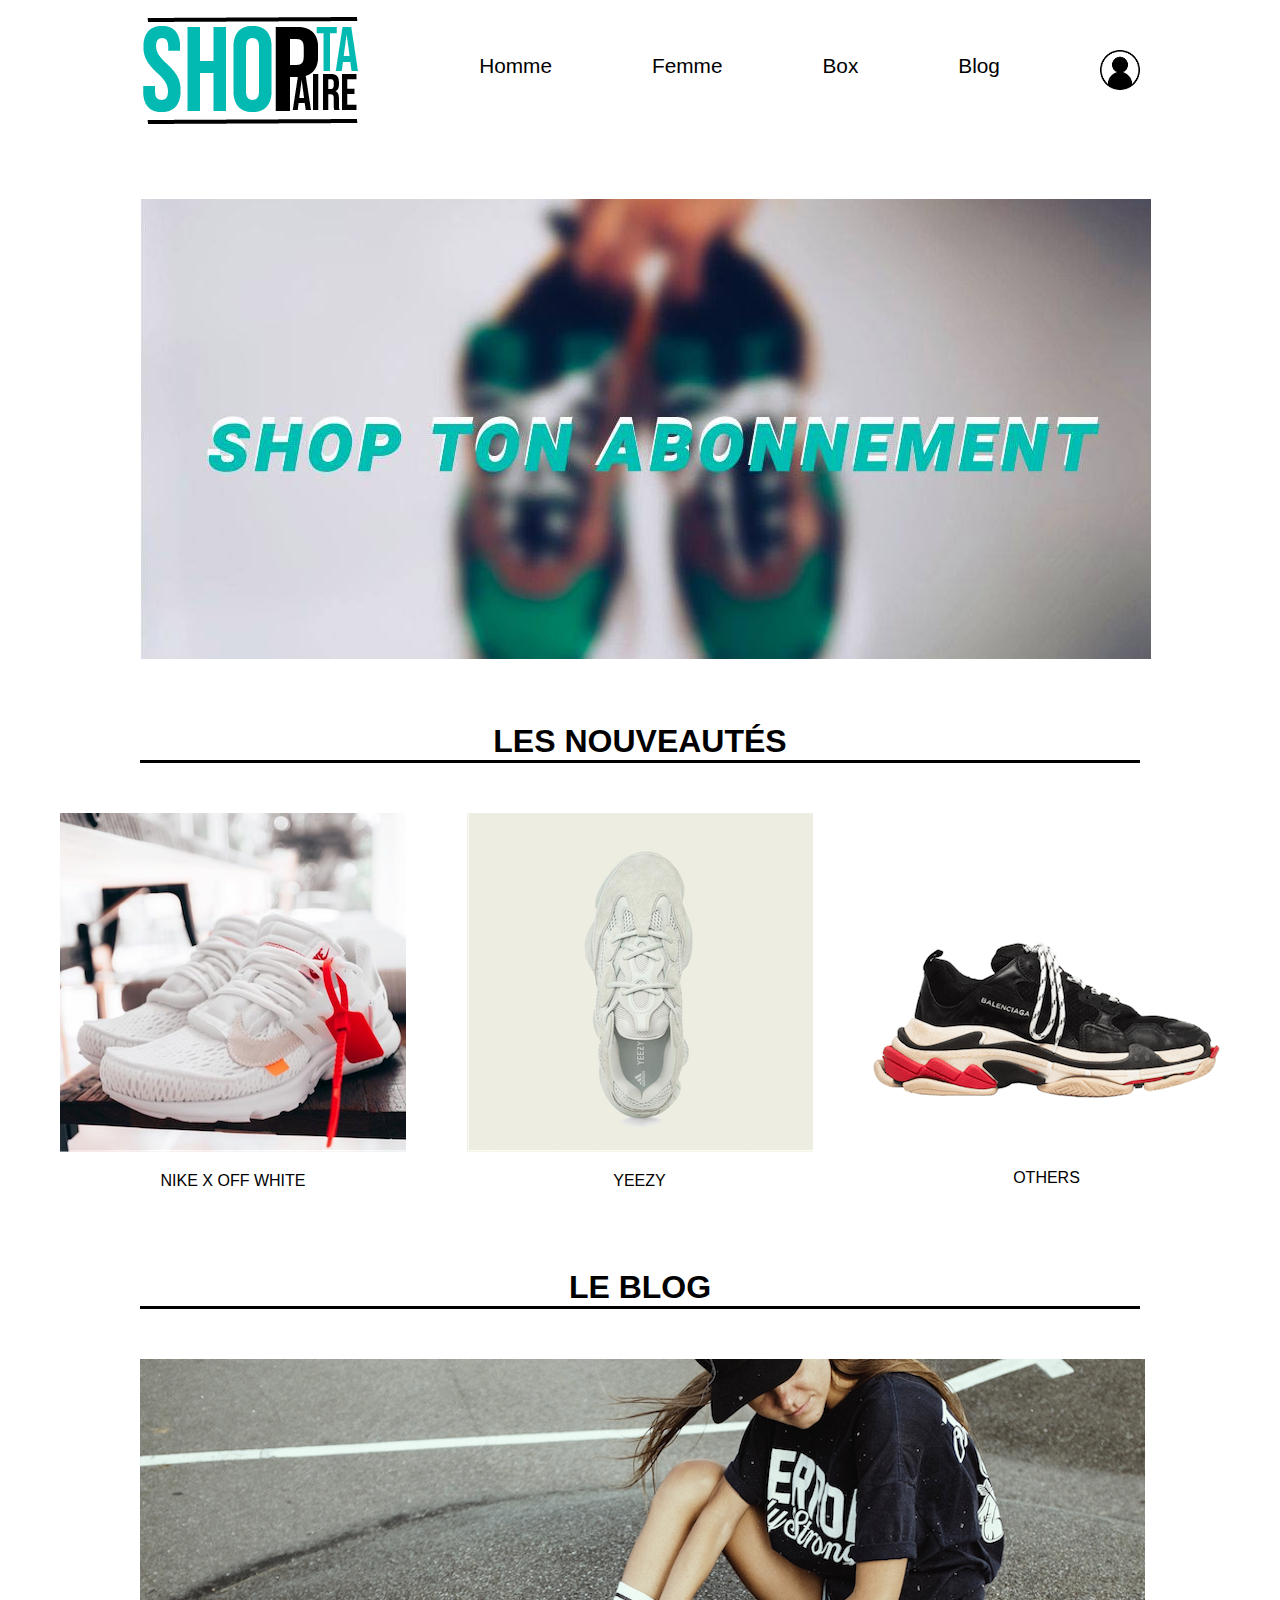
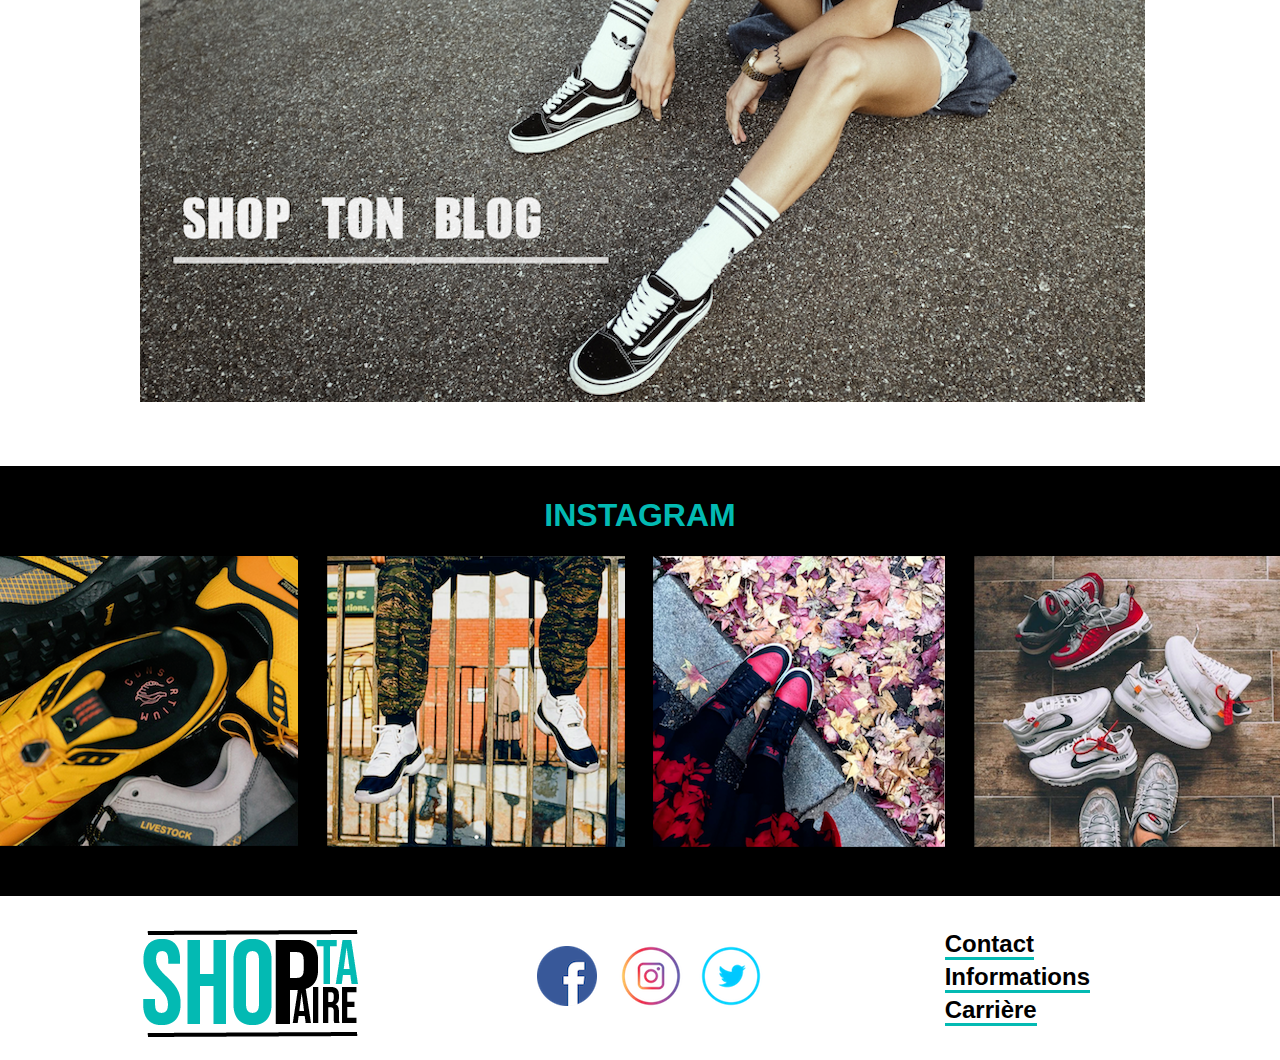
<file: index.html>
<!Doctype html>
<html>
	<meta charset="utf-8">
	<link rel="stylesheet" type="text/css" href="style.css"/>
	<head>
		<title>SneakersPop</title>
	</head>
	
	<body>
		<div id="bloc_page">
			<header>
				<div id="titre_principal">
					<a href="sneakerspop.html"><img src="LOGOSHOP.png" alt="Logo">
				</div>
				<nav class="menu">
					<ul>
						<li><a href="#">Homme</a></li>
						<li><a href="#">Femme</a></li>
						<li><a href="page2.html">Box</a></li>
						<li><a href="http://www.labandeensneakers.com/" target="_blank">Blog</a></li>
					</ul>
				</nav>
				<div id="Compte">
					<a href="page3.html" class="login"><img src="login.png" alt="login"/></a> <!--FORMULAIRE-->
				</div>
			</header>

			<div id="banniere_boxe">
			<a href="page2.html" class="image_boxe"><img src="banderole.jpg" alt="Box secrète"/></a> <!--LIEN 2ème PAGE-->
			</div>

			<div id="chaussure">
				<h1>LES NOUVEAUTÉS</h1>
					<div id="paire">
						<div id="Paire1">
							<a href="#"><img src="IMAGE1.png" alt="chaussure"></a>
							<p>NIKE X OFF WHITE</p>
						</div>
						<div id="Paire2">
							<a href="#"><img src="IMAGE2.png" alt="chaussure"></a>	
							<p>YEEZY</p>
						</div>
						<div id="Paire3">
							<a href="#"><img src="sneakers.gif"></a>
							<p>OTHERS</p>
						</div>
					</div>
			</div>

			<div id="Blog">
				<h1>LE BLOG</h1>
				<a href="http://www.labandeensneakers.com/" class="blog" target="_blank"><img src="blog.png" alt="image blog"></a>
			</div>

			<div id="Instagram">
					<h1> INSTAGRAM </h1>
					<div id="photos">
						<div id="insta1">
							<a href="https://www.instagram.com/uglymely/" class="image_chaussure" target="_blank"><img src="INSTA1.png" alt="Photo Instagram"></a>
						</div>
						<div id="insta2">
							<a href="https://www.instagram.com/uglymely/" class="image_chaussure" target="_blank"><img src="INSTA2.png" alt="Photo Instagram"></a>
						</div>
						<div id="insta3">
							<a href="https://www.instagram.com/uglymely/" class="image_chaussure" target="_blank"><img src="INSTA3.png" alt="Photo Instagram"></a>
						</div>
						<div id="insta4">
							<a href="https://www.instagram.com/uglymely/" class="image_chaussure" target="_blank"><img src="INSTA4.png" alt="Photo Instagram"></a>
						</div>
					</div>
			</div>

			<footer>
				<div id="logo">
					<a href="index.html"><img class="logo" src="LOGOSHOP.png" alt="logo bas de page"></a>
				</div>
				<div id="Reseaux">
					<div id="facebook">
						<a href="#" class="image_facebook"><img src="facebook.png"/></a>
					</div>
					<div id="instagram">
						<a href="https://www.instagram.com/uglymely/" class="image_instagram" target="_blank"><img src="instagram.png"/></a>
					</div>
					<div id="twitter">
						<a href="#" class="image_twitter"><img src="twitter.png"/></a>
					</div>
				</div>

				<div id="Contact">
						<ul>
							<li><a href="#">Contact</a></li>
							<li><a href="#">Informations</a></li>
							<li><a href="#">Carrière</a></li>
						</ul>
				</div>
			</footer>
		</div>
	</body>
</html>
</file>
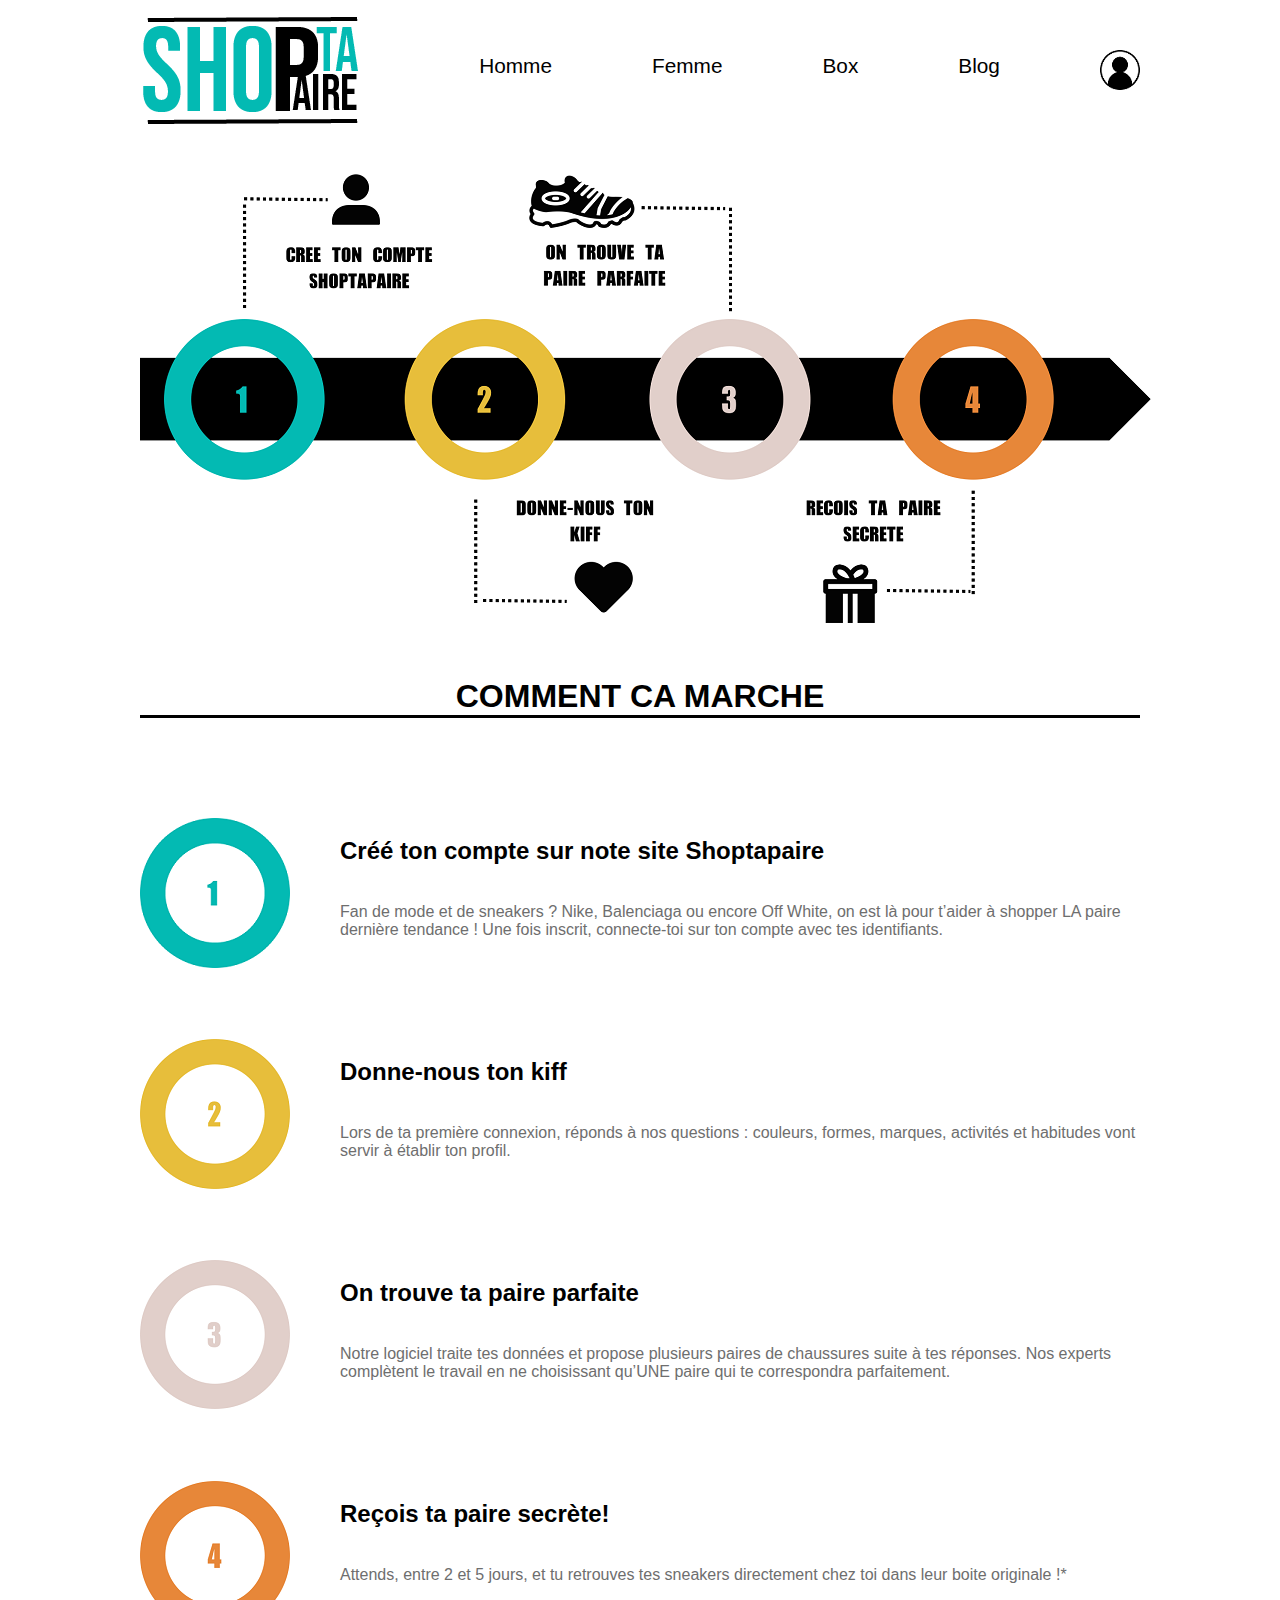
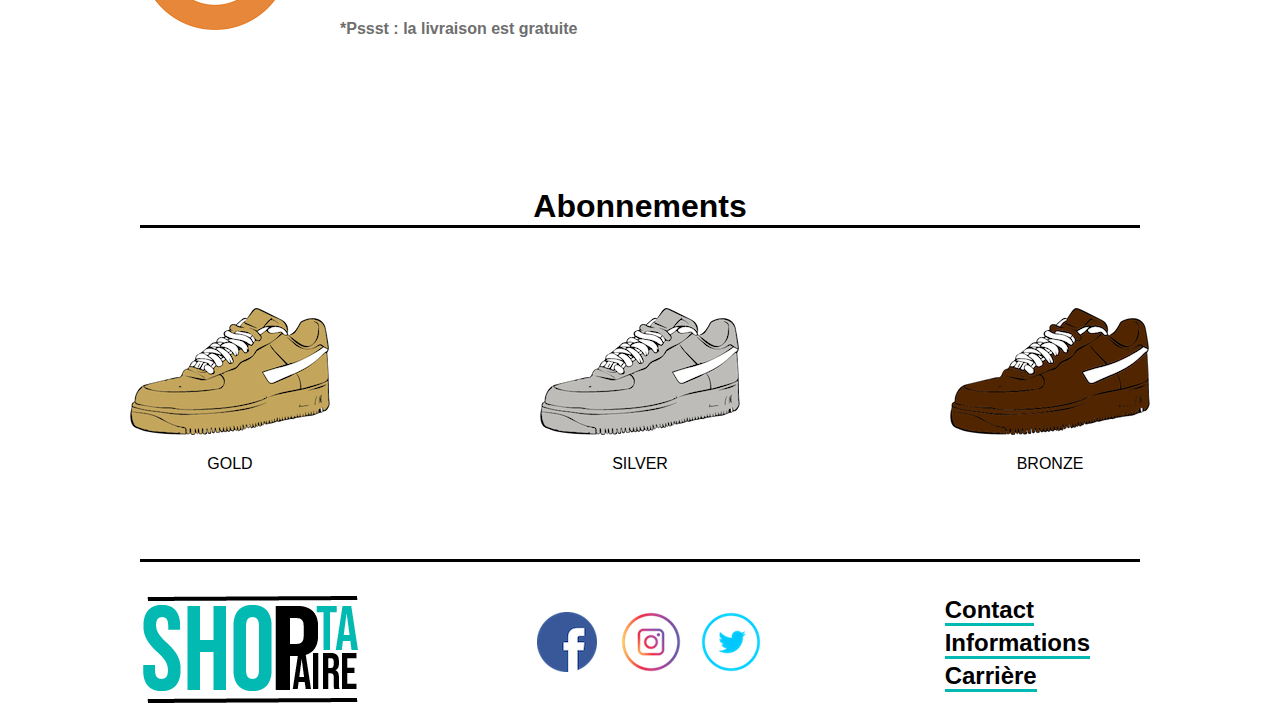
<file: Page2.html>
<!Doctype html>
<html>
	<meta charset="utf-8">
	<link rel="stylesheet" type="text/css" href="style2.css"/>
	<head>
		<title>SneakersPop</title>
	</head>
	
	<body>
		<div id="bloc_page">
			<header>
				<div id="titre_principal">
					<a href="index.html"><img src="LOGOSHOP.png" alt="Logo">	<!--En attente-->
				</div>
				<nav>
					<ul>
						<li><a href="#">Homme</a></li>
						<li><a href="#">Femme</a></li>
						<li><a href="page2.html">Box</a></li>
						<li><a href="http://www.labandeensneakers.com/" target="_blank">Blog</a></li>
					</ul>
				</nav>
				<div id="Compte"> <!--FORMULAIRE-->
					<a href="page3.html" class="login"><img src="login.png" alt="login"/></a>
				</div>
			</header>

		<div id="banniere_info">
			<a href="#" class="image_info"><img src="infographieshop.png" alt="infographie"/></a> <!--LIEN 2ème PAGE-->
			</div>
		<div id="process">
				<h1>COMMENT CA MARCHE </h1>
					<div id="étapes">
						<div id="étape1">
							<a href="#"><img src="NUMERO1.png" alt="étape 1"></a>
							<h2 style="line-height:65px;">Créé ton compte sur note site Shoptapaire</h2>
							<p>	Fan de mode et de sneakers ? Nike, Balenciaga ou encore Off White, on est là pour t’aider à shopper LA paire dernière tendance ! Une fois inscrit, connecte-toi sur ton compte avec tes identifiants.</p>
						</div>
						<div id="étape2">
							<a href="#"><img src="NUMERO2.png" alt="étape 2"></a>	
							<h2 style="line-height:65px;">Donne-nous ton kiff</h2>
							<p>Lors de ta première connexion, réponds à nos questions : couleurs, formes, marques, activités et habitudes vont servir à établir ton profil.</p>
						</div>
						<div id="étape3">
							<a href="#"><img src="NUMERO3.png" alt="étape 4"></a>
							<h2 style="line-height:65px;">On trouve ta paire parfaite</h2>
							<p> Notre logiciel traite tes données et propose plusieurs paires de chaussures suite à tes réponses. Nos experts complètent le travail en ne choisissant qu’UNE paire qui te correspondra parfaitement.</p>
						</div>
						<div id="étape4">
							<a href="#"><img src="NUMERO4.png" alt="étape 4"></a>
							<h2 style="line-height:65px;">Reçois ta paire secrète!</h2>
							<p> Attends, entre 2 et 5 jours, et tu retrouves tes sneakers directement chez toi dans leur boite originale !* <br>
								<br>
								<br>
							<strong>*Pssst : la livraison est gratuite </strong></p>
						</div>
					</div>
		</div>
		<div id="abonnements">
					<h1>Abonnements</h1>
					<div id="type">
							<div id="gold">
								<a href="#"><img src="GOLD.png" alt="abonnement gold"></a>
								<p> GOLD </p>
							</div>
							<div class="silver">
								<a href="#"><img src="SILVER.png" alt="abonnement silver"></a>
								<p> SILVER </p>
							</div>
							<div id="" ="bronze">
								<a href="#"><img src="BRONZE.png" alt="abonnement bronze"></a>
								<p>BRONZE</p>
							</div>
					</div>
		</div>

			<footer>
				<a href="index.html"><img src="LOGOSHOP.png" alt="logo bas de page"></a>
				<div id="Reseaux">
					<div id="facebook">
						<a href="#" class="image_facebook"><img src="facebook.png"/></a>
					</div>
					<div id="instagram">
						<a href="https://www.instagram.com/uglymely/" class="image_instagram" target="_blank"><img src="instagram.png"/></a>
					</div>
					<div id="twitter">
						<a href="#" class="image_twitter"><img src="twitter.png"/></a>
					</div>
				</div>

				<div id="Contact">
						<ul>
							<li><a href="#">Contact</a></li>
							<li><a href="#">Informations</a></li>
							<li><a href="#">Carrière</a></li>
						</ul>
				</div>
			</footer>
		</div>
	</body>
</file>
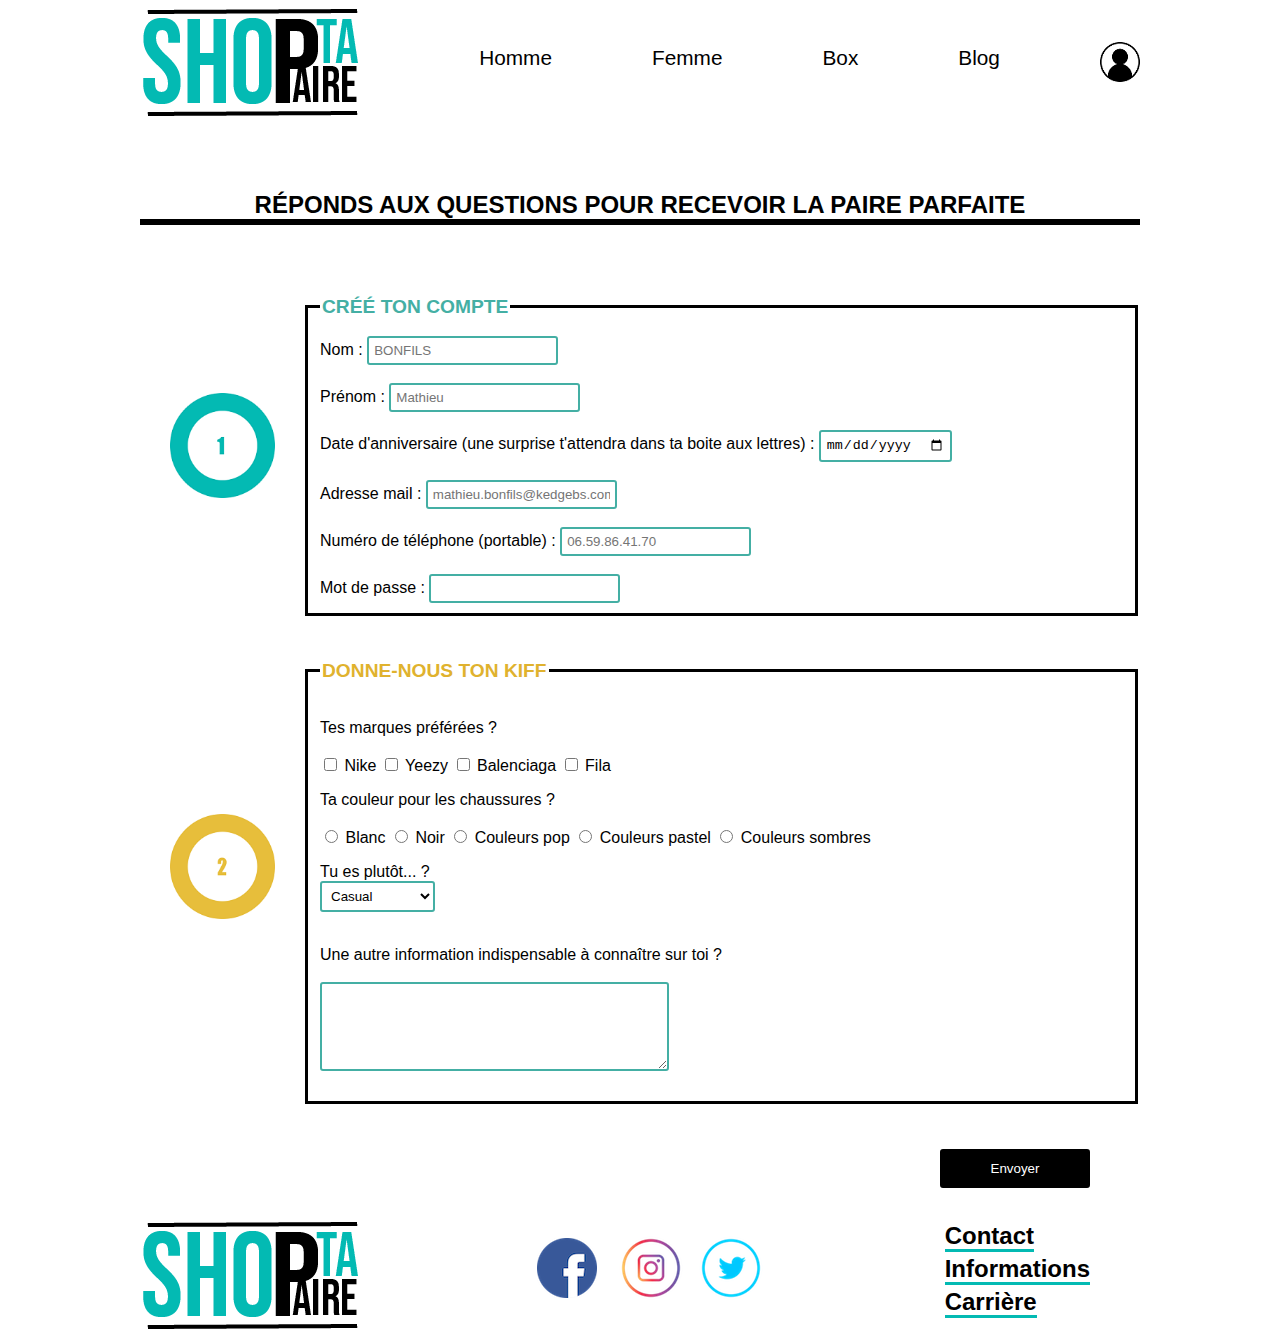
<file: Page3.html>
<!Doctype html>
<html>
	<meta charset="utf-8">
	<link rel="stylesheet" type="text/css" href="style3.css"/>
	<head>
		<title>SneakersPop</title>
	</head>
	
	<body>
		<div id="bloc_page">
			<header>
				<div id="titre_principal">
					<a href="index.html"><img src="LOGOSHOP.png" alt="Logo">
				</div>
				<nav class="menu">
					<ul>
						<li><a href="#">Homme</a></li>
						<li><a href="#">Femme</a></li>
						<li><a href="#">Box</a></li>
						<li><a href="http://www.labandeensneakers.com/" target="_blank">Blog</a></li>
					</ul>
				</nav>
				<div id="Compte">
					<a href="#" class="login"><img src="login.png" alt="login"/></a> <!--FORMULAIRE-->
				</div>
			</header>




			
<p> <h3>RÉPONDS AUX QUESTIONS POUR RECEVOIR LA PAIRE PARFAITE</h3></p> 

	<br />

	<form method="post" action="traitement.php">

		<p>

		<div id="étapes">
			
			<div id="étape1">
				
				<a href="#"><img src="NUMERO1.png" alt="étape 1"></a>
							

	<fieldset>
	<legend> <h1> CRÉÉ TON COMPTE </h1> </legend> 

		<label for="name">Nom </label> : <input type="text" name="name" id="name" placeholder="BONFILS" required/> <br />

		<br />
		<label for="prenom">Prénom </label> : <input type="prenom" name="prenom" id="prenom" placeholder="Mathieu" required/> <br />

		<br />
		<label for="date">Date d'anniversaire (une surprise t'attendra dans ta boite aux lettres) </label> : <input type="date" name="date" id="date" /> <br />

		<br />
		<label for="email">Adresse mail </label> : <input type="email" name="email" id="email" placeholder="mathieu.bonfils@kedgebs.com" required/> <br />

		<br />
		<label for="tel">Numéro de téléphone (portable) </label> : <input type="tel" name="tel" id="tel" placeholder="06.59.86.41.70"/> <br />

		<br />
		<label for="pass">Mot de passe : </label> <input type="password" name="pass" id="pass" /> <br />

	</fieldset>

	
				</div>

	<br />

	<div id="étape2">
	
		<a href="#"><img src="NUMERO2.png" alt="étape 2"></a>

	<fieldset>
	<legend> <h2> DONNE-NOUS TON KIFF </h2> </legend> 
	
		<p>
		Tes marques préférées ?
		<br />
		<br />
		<input type="checkbox" name="nike" id="nike" /> <label
		for="nike">Nike</label>
		<input type="checkbox" name="yeezy" id="yeezy" /> <label
		for="yeezy">Yeezy</label>
		<input type="checkbox" name="balenciaga" id="balenciaga" />
		<label for="balenciaga">Balenciaga</label>
		<input type="checkbox" name="fila" id="fila" /> <label
		for="fila">Fila</label> </p>


		<p>
		Ta couleur pour les chaussures ?
		<br />
		<br />
		<input type="radio" name="color" value="blanc" id="blanc" /> <label for="blanc">Blanc</label>
		<input type="radio" name="color" value="noir" id="noir" /> <label for="noir">Noir</label>
		<input type="radio" name="color" value="pop" id="pop" /> <label for="pop"> Couleurs pop</label>
		<input type="radio" name="color" value="pastel" id="pastel" /> <label for="pastel">Couleurs pastel</label>
		<input type="radio" name="color" value="sombre" id="sombre" /> <label for="sombre">Couleurs sombres</label>
		</p> </form>


		<p>
		<label for="style">Tu es plutôt... ?</label><br /> <select name="style" id="style"> 
		<br />
		<br />
		<option value="casual">Casual</option>
		<option value="sportwear">Sportwear</option>
		<option value="chic">Citadin/e chic</option>
		<option value="bcbg">BCBG</option>
		<option value="rock">Rock</option>
		<option value="old">Old School</option>
		</select> </p>


		<br />
		<label for="details"> Une autre information indispensable à connaître sur toi ? </label>
		<br />
		<br />

		<textarea name="details" id="details" rows="5" cols="40"></textarea>

		</p>

	</fieldset>


		</div>

	</div>

	<input type="submit" value="Envoyer" />


	</form>

			<footer>
				<div id="logo">
					<a href="index.html"><img class="logo" src="LOGOSHOP.png" alt="logo bas de page"></a>
				</div>
				<div id="Reseaux">
					<div id="facebook">
						<a href="#" class="image_facebook"><img src="facebook.png"/></a>
					</div>
					<div id="instagram">
						<a href="https://www.instagram.com/uglymely/" class="image_instagram" target="_blank"><img src="instagram.png"/></a>
					</div>
					<div id="twitter">
						<a href="#" class="image_twitter"><img src="twitter.png"/></a>
					</div>
				</div>

				<div id="Contact">
						<ul>
							<li><a href="#">Contact</a></li>
							<li><a href="#">Informations</a></li>
							<li><a href="#">Carrière</a></li>
						</ul>
				</div>
			</footer>
	</body>



</html>
</file>
<file: style.css>
@font-face
{
	font-family: 'Heebo', sans-serif;
}

body
{
	font-family: 'Heebo', sans-serif;
}

#bloc_page
{
	width:1000px;
	margin:auto;
}

/*header*/
header
{
	display: flex;
	justify-content: space-between;
	align-items: flex-end;
}

#titre_principal
{
	display: flex;
	flex-direction: column;
}

nav ul
{
    list-style: none;
    display: flex;
    margin-left: 80px;
}

nav li
{
    margin-right: 100px;
    margin-bottom: 45px;
}

nav a
{
    font-size: 1.3em;
    color: black;
    text-decoration: none;
    padding-bottom: 3px;
}

nav a:hover
{
    color: black;
    border-bottom: 3px solid #03BAB3;
}

#Compte
{
	margin-bottom:45px;
}

/*Box*/
#banniere_boxe
{
	margin-top: 60px;
}

/*Chaussure*/
#chaussure h1
{
	text-align: center;
	border-bottom:solid;
	margin-top: 60px;
}

#chaussure img
{
	margin-top: 0px;
}

#paire
{
	display: flex;
	justify-content: space-between;
	margin-top: 50px;
    margin-left: -80px;
    padding-bottom: 3px;
    margin-right: -80px;
    text-align: center;
}

#Paire3
{
	margin-top: 50px;
}

/*Blog*/
#Blog
{
	margin-bottom: 30px;
}

#Blog h1
{
	text-align: center;
	border-bottom: solid;
	margin-top: 60px;
	margin-bottom: 50px;
}

/*Instagram*/
#Instagram
{
	text-align:center;
	padding-top: 10px;
	padding-bottom: 20px;
	color:#03BAB3;
	background: black;
	height: 400px;
	margin-left: -220px;
	margin-right: -220px;
	margin-top: 60px;
}

#photos
{
	display: flex;
	justify-content: space-between;
	margin-right: 80px;
	margin-left: 80px;
}

/*Footer*/
footer
{
    display: flex;
    justify-content: space-between;
    padding-top: 25px;

}

#Contact ul 
{
	list-style: none;
	font-size: 0.8em;
}


#Reseaux
{
	display: flex;
	justify-content: space-between;
	margin-top: 15px;
	margin-left: 45px;
}

#facebook
{
	padding-top: 10px;
}

#instagram
{
	padding-left: 14px;
}



#Contact
{
	margin-top: -20px;
	margin-right: 50px;
	font-size: 30px;
}


#Contact ul 
{
	list-style: none;
	font-size: 0.8em;
}

#Contact li
{
	padding-top: 5px;
	font-weight: bold;

}

#Contact a
{
	color:black;
	text-decoration: none;
    border-bottom: 3px solid #03BAB3;
	
}

/* RESPONSIVE */
@media all and (max-width: 1024px)
{
    #bloc_page
    {
        width:auto;
    }
}

@media all and (max-width: 1024px)
{
	nav
	{
		display: none
	}

	#titre_principal
	{
		display:block;
		margin-left: auto;
		margin-right: auto;
	}

	#banniere_boxe img
	{
		display:block;
		margin-left: auto;
		margin-right: auto;
		height: 420px;
		width: 500px;
	}
	

	#paire
	{
		flex-direction: column;
	}

	#paire img
	{
		width: 250px;
	}

	#Blog
	{
		text-align: center;
	}

	#Blog img
	{
		width: 400px;
	}

	#Instagram
	{
		text-align:center;
		padding-top: 10px;
		padding-bottom: 20px;
		color:#03BAB3;
		background: black;
		height: 760px;
		margin-left: -8px;
		margin-right: -8px;
	}

	#Instagram img
	{
		width: 175px;
	}

	#photos
	{
		display: flex;
		flex-wrap: wrap;
		justify-content: center;
		align-items: center;
		align-content: flex-start;

	}

	footer
	{
		display: flex;
		flex-direction : column; 
		align-content: center;
	}


	
}
</file>
<file: style2.css>
@font-face
{
	font-family: 'Heebo', sans-serif;
}

body
{
	font-family: 'Heebo', sans-serif;
}

#bloc_page
{
	width:1000px;
	margin:auto;
}

/*header*/
header
{
	display: flex;
	justify-content: space-between;
	align-items: flex-end;
}

#titre_principal
{
	display: flex;
	flex-direction: column;
}

nav ul
{
    list-style: none;
    display: flex;
    margin-left: 80px;
}

nav li
{
    margin-right: 100px;
    margin-bottom: 45px;
}

nav a
{
    font-size: 1.3em;
    color: black;
    text-decoration: none;
    padding-bottom: 3px;
}

nav a:hover
{
    color: black;
    border-bottom: 3px solid #03BAB3;
}

#Compte
{
	margin-bottom:45px;
}

#banniere_info
{
	text-align: center;
	margin-top: 30px;
	margin-bottom: 30px;
}


#process h1
{
text-align: center; 
border-bottom: solid;
margin-top: 50px;
}

/*étape 1*/
#étape1 img
{
	float: left;
}

#étape1 h2
{
font-size: 1.5em;
 color: black; 
 margin-left: 200px;
 margin-top: 100px;

}

#étape1 p 
{
 font-size: 1em;
 color: #6E6E6E; 
 margin-left: 200px;
 margin-top: 0px;
 margin-bottom: 100px;
}

/*étape 2*/

#étape2 img
{
	float: left;
}

#étape2 h2
{
 font-size: 1.5em;
 color: black; 
 margin-left: 200px;
 margin-top: 0px;
}

#étape2 p 
{
 font-size: 1em;
 color: #6E6E6E; 
 margin-left: 200px;
 margin-top: 0px;
 margin-bottom: 100px;
}

/*étape 3*/

#étape3 img
{
	float: left;
}

#étape3 h2
{
font-size: 1.5em;
 color: black; 
 margin-left: 200px;
 margin-top: 50px;

}

#étape3 p 
{
 font-size: 1em;
 color: #6E6E6E; 
 margin-left: 200px;
 margin-top: 0px;
 margin-bottom: 100px;
}

/*étape 4*/

#étape4 img
{
	float: left;
}

#étape4 h2
{
font-size: 1.5em;
 color: black; 
 margin-left: 200px;
 margin-top: 0px;

}

#étape4 p 
{
 font-size: 1em;
 color: #6E6E6E; 
 margin-left: 200px;
 margin-top: 0px;
 margin-bottom: 150px;
}

/*Abonnement*/

#abonnements h1
{
	text-align: center;
	border-bottom:solid;

}

#type
{
	display: flex;
	justify-content: space-between;
	margin-top: 80px;
    margin-left: -10px;
    padding-bottom: 70px;
    margin-right: -10px;
	text-align: center;
}


/*Footer*/
footer
{
    display: flex;
    justify-content: space-between;
    padding-top: 25px;
    border-top: solid;

}

#Contact ul 
{
	list-style: none;
	font-size: 0.8em;
}


#Reseaux
{
	display: flex;
	justify-content: space-between;
	margin-top: 15px;
	margin-left: 45px;
}

#facebook
{
	padding-top: 10px;
}

#instagram
{
	padding-left: 14px;
}



#Contact
{
	margin-top: -20px;
	margin-right: 50px;
	font-size: 30px;
}


#Contact ul 
{
	list-style: none;
	font-size: 0.8em;
}

#Contact li
{
	padding-top: 5px;
	font-weight: bold;

}

#Contact a
{
	color:black;
	text-decoration: none;
    border-bottom: 3px solid #03BAB3;
	
}
</file>
<file: style3.css>
@font-face
{
	font-family: 'Heebo', sans-serif;
}

body
{
	font-family: 'Heebo', sans-serif;

	width:1000px;
	margin:auto;
}


header
{
	display: flex;
	justify-content: space-between;
	align-items: flex-end;
}

#titre_principal
{
	display: flex;
	flex-direction: column;
}

nav ul
{
    list-style: none;
    display: flex;
    margin-left: 80px;
}

nav li
{
    margin-right: 100px;
    margin-bottom: 45px;
}

nav a
{
    font-size: 1.3em;
    color: black;
    text-decoration: none;
    padding-bottom: 3px;
}

nav a:hover
{
    color: black;
    border-bottom: 3px solid #03BAB3;
}

				
#Compte
{
	margin-bottom:45px;
}


form 
{
 background-color:;
 }


h1 
{
	color: #44AFA4;
	font-weight: bold;
	font-size: 1.2em;

}


h2 
{
	color: #E0B22E;
	font-weight: bold;
	font-size: 1.2em;
}


h3
{
	text-align: center;
	border-bottom:solid 6px;
	margin-top: 60px;
	font-size: 1.5em
	}

#étape1 img
{
	float: left;
	width: 105px;
	margin-left: 0px;
 	margin-top: 110px;
 	padding-right: 30px;
 	padding-left: 30px;
}



#étape2 img
{
	float: left;
	width: 105px;
	margin-left: 0px;
 	margin-top: 170px;
 	padding-right: 30px;
 	padding-left: 30px;

}

fieldset 
{ 
 margin-bottom:10px;
 border:3px solid;
 }

 input, textarea, select, option {
 background-color:white;
 }

input, textarea, select {

 border:2px solid #44AFA4;
 border-radius:3px;
 padding: 5px;
 
 }

input[type=submit]
{
background-color: black;
color: white;
width:150px;
margin-top: 35px;
margin-left: 800px;
padding : 10px;
cursor:pointer;
border:2px solid black;
 }

 input:focus, textarea:focus {
 background-color: #F8FFFF;
 }
input[type=submit]:focus
{
 background-color:white;
 color: black;
}

footer
{
    display: flex;
    justify-content: space-between;
    padding-top: 25px;

}

#Contact ul 
{
	list-style: none;
	font-size: 0.8em;
}


#Reseaux
{
	display: flex;
	justify-content: space-between;
	margin-top: 15px;
	margin-left: 45px;
}

#facebook
{
	padding-top: 10px;
}

#instagram
{
	padding-left: 14px;
}



#Contact
{
	margin-top: -20px;
	margin-right: 50px;
	font-size: 30px;
}


#Contact ul 
{
	list-style: none;
	font-size: 0.8em;
}

#Contact li
{
	padding-top: 5px;
	font-weight: bold;

}

#Contact a
{
	color:black;
	text-decoration: none;
    border-bottom: 3px solid #03BAB3;
	
}
</file>
